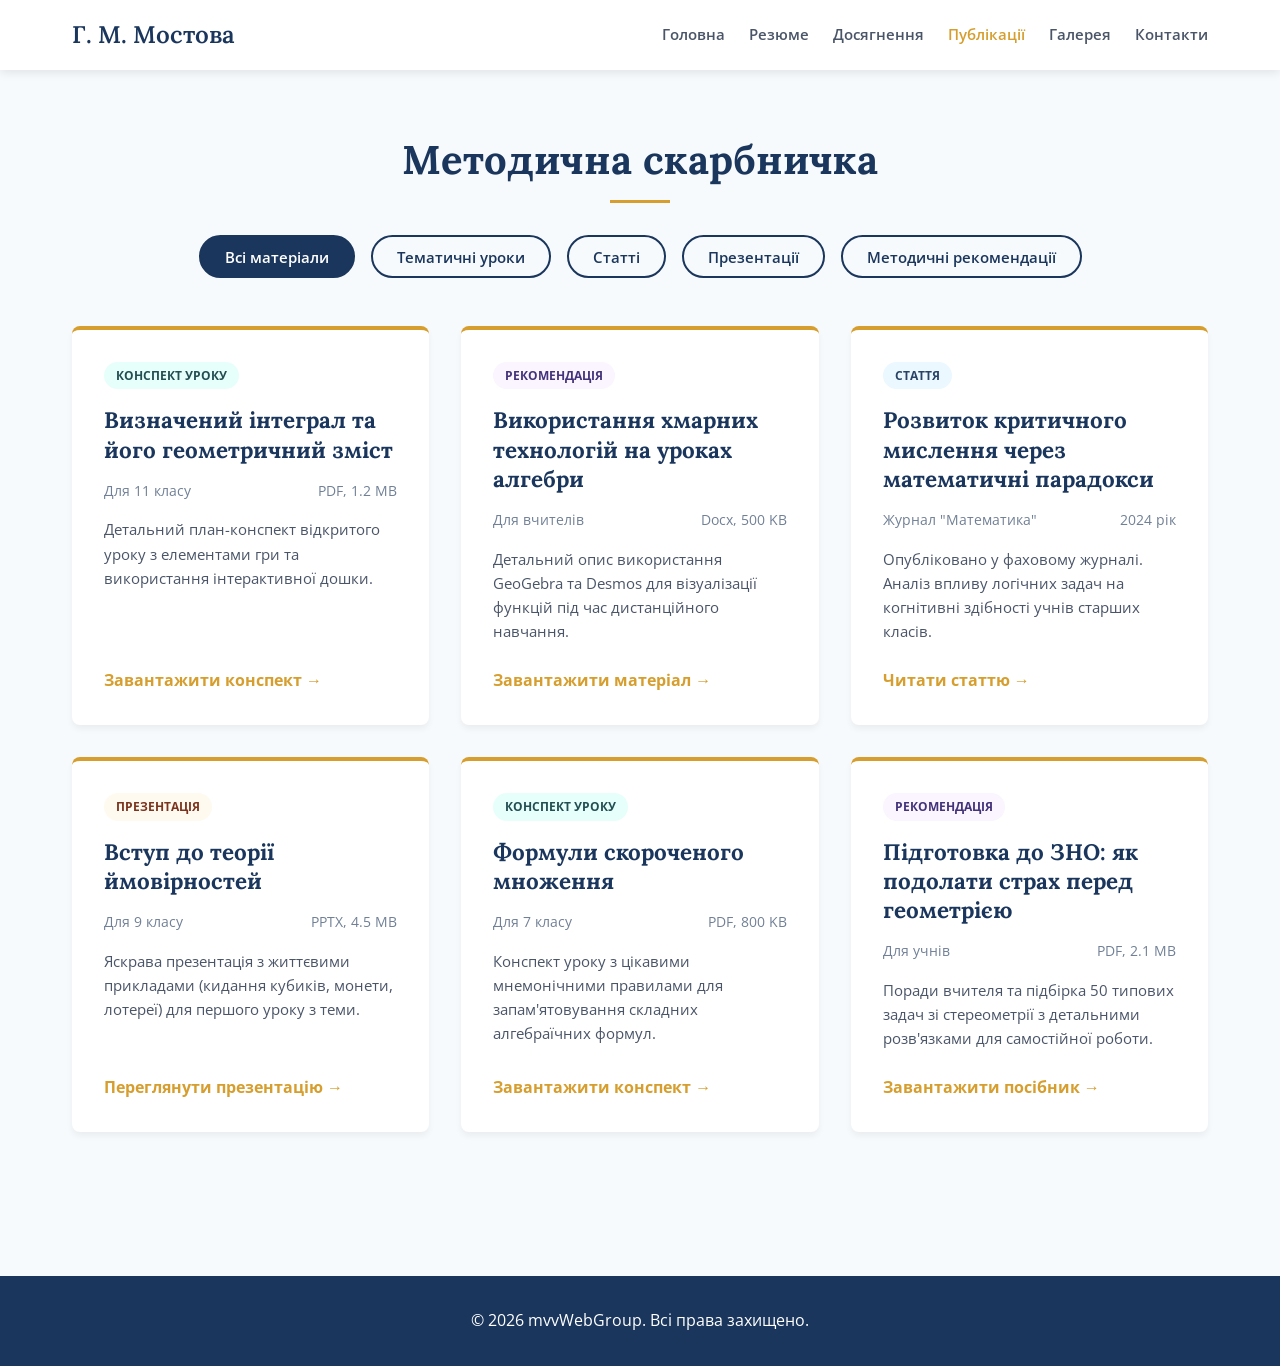
<file: publications.html>
<!DOCTYPE html>
<html lang="uk">
<head>
    <meta charset="UTF-8">
    <meta name="viewport" content="width=device-width, initial-scale=1.0">
    <title>Публікації | Вчитель математики</title>
    <link href="https://fonts.googleapis.com/css2?family=Lora:ital,wght@0,400;0,600;1,400&family=Open+Sans:wght@300;400;600&display=swap" rel="stylesheet">
    <link rel="stylesheet" href="./css/publications.css">


    <!-- <style>
        :root {
            --primaryColor: #1a365d;
            --accentColor: #d69e2e;
            --textDark: #2d3748;
            --textLight: #4a5568;
            --bgLight: #f7fafc;
            --bgWhite: #ffffff;
            --fontHeading: 'Lora', serif;
            --fontBody: 'Open Sans', sans-serif;
            --transitionSpeed: 0.3s;
        }

        * {
            margin: 0;
            padding: 0;
            box-sizing: border-box;
        }

        body {
            font-family: var(--fontBody);
            color: var(--textDark);
            line-height: 1.6;
            background-color: var(--bgLight);
        }

        /* Навігація */
        .siteHeader {
            background-color: var(--bgWhite);
            box-shadow: 0 2px 10px rgba(0,0,0,0.1);
            position: fixed;
            width: 100%;
            top: 0;
            z-index: 1000;
        }

        .navContainer {
            max-width: 1200px;
            margin: 0 auto;
            padding: 1rem 2rem;
            display: flex;
            justify-content: space-between;
            align-items: center;
        }

        .logoText {
            font-family: var(--fontHeading);
            font-size: 1.5rem;
            font-weight: 600;
            color: var(--primaryColor);
            text-decoration: none;
        }

        .navMenu {
            display: flex;
            list-style: none;
            gap: 1.5rem;
        }

        .navItemLink {
            text-decoration: none;
            color: var(--textLight);
            font-weight: 600;
            transition: color var(--transitionSpeed);
            font-size: 0.95rem;
        }

        .navItemLink:hover, .navItemLink.active {
            color: var(--accentColor);
        }

        /* Загальні стилі секцій */
        .pageSection {
            padding: 8rem 2rem 5rem;
            max-width: 1200px;
            margin: 0 auto;
            min-height: 80vh;
        }

        .sectionTitle {
            font-family: var(--fontHeading);
            font-size: 2.5rem;
            color: var(--primaryColor);
            text-align: center;
            margin-bottom: 2rem;
            position: relative;
        }

        .sectionTitle::after {
            content: '';
            display: block;
            width: 60px;
            height: 3px;
            background-color: var(--accentColor);
            margin: 0.5rem auto 0;
        }

        /* Фільтри */
        .filterContainer {
            display: flex;
            justify-content: center;
            gap: 1rem;
            margin-bottom: 3rem;
            flex-wrap: wrap;
        }

        .filterBtn {
            padding: 0.6rem 1.5rem;
            border: 2px solid var(--primaryColor);
            background: transparent;
            color: var(--primaryColor);
            border-radius: 999px;
            cursor: pointer;
            font-family: var(--fontBody);
            font-weight: 600;
            font-size: 0.95rem;
            transition: all var(--transitionSpeed);
        }

        .filterBtn.active, .filterBtn:hover {
            background: var(--primaryColor);
            color: var(--bgWhite);
        }

        /* 4. Публікації (Методична скарбничка) */
        .resourcesGrid {
            display: grid;
            grid-template-columns: repeat(auto-fill, minmax(350px, 1fr));
            gap: 2rem;
        }

        .resourceCard {
            background-color: var(--bgWhite);
            border-radius: 8px;
            padding: 2rem;
            box-shadow: 0 4px 6px rgba(0,0,0,0.05);
            border-top: 4px solid var(--accentColor);
            display: flex;
            flex-direction: column;
            transition: box-shadow var(--transitionSpeed), transform 0.3s;
        }

        .resourceCard:hover {
            box-shadow: 0 10px 15px rgba(0,0,0,0.1);
            transform: translateY(-5px);
        }

        .resourceTag {
            display: inline-block;
            background-color: #ebf4ff;
            color: var(--primaryColor);
            font-size: 0.75rem;
            font-weight: 700;
            padding: 0.25rem 0.75rem;
            border-radius: 999px;
            margin-bottom: 1rem;
            text-transform: uppercase;
            align-self: flex-start;
        }

        /* Кольори тегів для різних категорій */
        .tag-lesson { background-color: #e6fffa; color: #234e52; }
        .tag-article { background-color: #ebf8ff; color: #2a4365; }
        .tag-presentation { background-color: #fffaf0; color: #7b341e; }
        .tag-recommendation { background-color: #faf5ff; color: #44337a; }

        .resourceTitle {
            font-family: var(--fontHeading);
            font-size: 1.4rem;
            color: var(--primaryColor);
            margin-bottom: 1rem;
            line-height: 1.3;
        }

        .resourceDesc {
            color: var(--textLight);
            font-size: 0.95rem;
            margin-bottom: 1.5rem;
            flex-grow: 1;
        }

        .resourceMeta {
            font-size: 0.85rem;
            color: #718096;
            margin-bottom: 1rem;
            display: flex;
            justify-content: space-between;
        }

        .resourceLink {
            color: var(--accentColor);
            text-decoration: none;
            font-weight: 700;
            display: flex;
            align-items: center;
            gap: 0.5rem;
            transition: gap var(--transitionSpeed);
            margin-top: auto;
        }

        .resourceLink:hover {
            gap: 0.8rem;
            text-decoration: underline;
        }

        /* Футер */
        .siteFooter {
            background-color: var(--primaryColor);
            color: var(--bgWhite);
            text-align: center;
            padding: 2rem;
            margin-top: 4rem;
        }

        /* Мобільна адаптація */
        @media (max-width: 768px) {
            .navMenu { display: none; }
            .sectionTitle { font-size: 2rem; }
            .resourcesGrid { grid-template-columns: 1fr; }
            .pageSection { padding: 6rem 1rem 3rem; }
        }
    </style> -->
</head>
<body>

    <!-- Шапка сайту (Навігація) -->
    <header class="siteHeader">
        <div class="navContainer">
            <a href="index.html" class="logoText">Г. М. Мостова</a>
            <nav>
                <!-- Посилання ведуть на відповідні секції головної сторінки (index.html) -->
                <ul class="navMenu">
                    <li><a href="index.html" class="navItemLink">Головна</a></li>
                    <li><a href="index.html#resume" class="navItemLink">Резюме</a></li>
                    <li><a href="index.html#achievements" class="navItemLink">Досягнення</a></li>
                    <li><a href="publications.html" class="navItemLink active">Публікації</a></li>
                    <li><a href="index.html#gallery" class="navItemLink">Галерея</a></li>
                    <li><a href="index.html#contact" class="navItemLink">Контакти</a></li>
                </ul>
            </nav>
        </div>
    </header>

    <main>
        <!-- Секція "Публікації" -->
        <section class="pageSection">
            <h1 class="sectionTitle">Методична скарбничка</h1>
            
            <div class="filterContainer">
                <button class="filterBtn active" data-filter="all">Всі матеріали</button>
                <button class="filterBtn" data-filter="lesson">Тематичні уроки</button>
                <button class="filterBtn" data-filter="article">Статті</button>
                <button class="filterBtn" data-filter="presentation">Презентації</button>
                <button class="filterBtn" data-filter="recommendation">Методичні рекомендації</button>
            </div>

            <div class="resourcesGrid" id="resourcesGrid">
                
                <!-- Картка: Урок -->
                <article class="resourceCard" data-category="lesson">
                    <span class="resourceTag tag-lesson">Конспект уроку</span>
                    <h3 class="resourceTitle">Визначений інтеграл та його геометричний зміст</h3>
                    <div class="resourceMeta"><span>Для 11 класу</span> <span>PDF, 1.2 MB</span></div>
                    <p class="resourceDesc">Детальний план-конспект відкритого уроку з елементами гри та використання інтерактивної дошки.</p>
                    <a href="#" class="resourceLink">Завантажити конспект &rarr;</a>
                </article>

                <!-- Картка: Рекомендація -->
                <article class="resourceCard" data-category="recommendation">
                    <span class="resourceTag tag-recommendation">Рекомендація</span>
                    <h3 class="resourceTitle">Використання хмарних технологій на уроках алгебри</h3>
                    <div class="resourceMeta"><span>Для вчителів</span> <span>Docx, 500 KB</span></div>
                    <p class="resourceDesc">Детальний опис використання GeoGebra та Desmos для візуалізації функцій під час дистанційного навчання.</p>
                    <a href="#" class="resourceLink">Завантажити матеріал &rarr;</a>
                </article>

                <!-- Картка: Стаття -->
                <article class="resourceCard" data-category="article">
                    <span class="resourceTag tag-article">Стаття</span>
                    <h3 class="resourceTitle">Розвиток критичного мислення через математичні парадокси</h3>
                    <div class="resourceMeta"><span>Журнал "Математика"</span> <span>2024 рік</span></div>
                    <p class="resourceDesc">Опубліковано у фаховому журналі. Аналіз впливу логічних задач на когнітивні здібності учнів старших класів.</p>
                    <a href="#" class="resourceLink">Читати статтю &rarr;</a>
                </article>

                <!-- Картка: Презентація -->
                <article class="resourceCard" data-category="presentation">
                    <span class="resourceTag tag-presentation">Презентація</span>
                    <h3 class="resourceTitle">Вступ до теорії ймовірностей</h3>
                    <div class="resourceMeta"><span>Для 9 класу</span> <span>PPTX, 4.5 MB</span></div>
                    <p class="resourceDesc">Яскрава презентація з життєвими прикладами (кидання кубиків, монети, лотереї) для першого уроку з теми.</p>
                    <a href="#" class="resourceLink">Переглянути презентацію &rarr;</a>
                </article>

                <!-- Картка: Урок -->
                <article class="resourceCard" data-category="lesson">
                    <span class="resourceTag tag-lesson">Конспект уроку</span>
                    <h3 class="resourceTitle">Формули скороченого множення</h3>
                    <div class="resourceMeta"><span>Для 7 класу</span> <span>PDF, 800 KB</span></div>
                    <p class="resourceDesc">Конспект уроку з цікавими мнемонічними правилами для запам'ятовування складних алгебраїчних формул.</p>
                    <a href="#" class="resourceLink">Завантажити конспект &rarr;</a>
                </article>

                <!-- Картка: Рекомендація -->
                <article class="resourceCard" data-category="recommendation">
                    <span class="resourceTag tag-recommendation">Рекомендація</span>
                    <h3 class="resourceTitle">Підготовка до ЗНО: як подолати страх перед геометрією</h3>
                    <div class="resourceMeta"><span>Для учнів</span> <span>PDF, 2.1 MB</span></div>
                    <p class="resourceDesc">Поради вчителя та підбірка 50 типових задач зі стереометрії з детальними розв'язками для самостійної роботи.</p>
                    <a href="#" class="resourceLink">Завантажити посібник &rarr;</a>
                </article>

            </div>
        </section>
    </main>

    <footer class="siteFooter">
        <p>&copy; 2026 mvvWebGroup. Всі права захищено.</p>
    </footer>
<script src="./js/publication.js"></script>
    <!-- Скрипт для фільтрації карток
    <script>
        document.addEventListener('DOMContentLoaded', () => {
            const filterBtns = document.querySelectorAll('.filterBtn');
            const resourceCards = document.querySelectorAll('.resourceCard');

            filterBtns.forEach(btn => {
                btn.addEventListener('click', () => {
                    // Знімаємо клас active з усіх кнопок
                    filterBtns.forEach(b => b.classList.remove('active'));
                    // Додаємо клас active на натиснуту кнопку
                    btn.classList.add('active');

                    // Отримуємо значення фільтра (наприклад "lesson", "article", або "all")
                    const filterValue = btn.getAttribute('data-filter');

                    // Показуємо або приховуємо картки залежно від категорії
                    resourceCards.forEach(card => {
                        if (filterValue === 'all') {
                            card.style.display = 'flex';
                        } else {
                            if (card.getAttribute('data-category') === filterValue) {
                                card.style.display = 'flex';
                            } else {
                                card.style.display = 'none';
                            }
                        }
                    });
                });
            });
        });
    </script> -->
</body>
</html>
</file>
<file: css/publications.css>
:root {
            --primaryColor: #1a365d;
            --accentColor: #d69e2e;
            --textDark: #2d3748;
            --textLight: #4a5568;
            --bgLight: #f7fafc;
            --bgWhite: #ffffff;
            --fontHeading: 'Lora', serif;
            --fontBody: 'Open Sans', sans-serif;
            --transitionSpeed: 0.3s;
        }

        * {
            margin: 0;
            padding: 0;
            box-sizing: border-box;
        }

        body {
            font-family: var(--fontBody);
            color: var(--textDark);
            line-height: 1.6;
            background-color: var(--bgLight);
        }

        /* Навігація */
        .siteHeader {
            background-color: var(--bgWhite);
            box-shadow: 0 2px 10px rgba(0,0,0,0.1);
            position: fixed;
            width: 100%;
            top: 0;
            z-index: 1000;
        }

        .navContainer {
            max-width: 1200px;
            margin: 0 auto;
            padding: 1rem 2rem;
            display: flex;
            justify-content: space-between;
            align-items: center;
        }

        .logoText {
            font-family: var(--fontHeading);
            font-size: 1.5rem;
            font-weight: 600;
            color: var(--primaryColor);
            text-decoration: none;
        }

        .navMenu {
            display: flex;
            list-style: none;
            gap: 1.5rem;
        }

        .navItemLink {
            text-decoration: none;
            color: var(--textLight);
            font-weight: 600;
            transition: color var(--transitionSpeed);
            font-size: 0.95rem;
        }

        .navItemLink:hover, .navItemLink.active {
            color: var(--accentColor);
        }

        /* Загальні стилі секцій */
        .pageSection {
            padding: 8rem 2rem 5rem;
            max-width: 1200px;
            margin: 0 auto;
            min-height: 80vh;
        }

        .sectionTitle {
            font-family: var(--fontHeading);
            font-size: 2.5rem;
            color: var(--primaryColor);
            text-align: center;
            margin-bottom: 2rem;
            position: relative;
        }

        .sectionTitle::after {
            content: '';
            display: block;
            width: 60px;
            height: 3px;
            background-color: var(--accentColor);
            margin: 0.5rem auto 0;
        }

        /* Фільтри */
        .filterContainer {
            display: flex;
            justify-content: center;
            gap: 1rem;
            margin-bottom: 3rem;
            flex-wrap: wrap;
        }

        .filterBtn {
            padding: 0.6rem 1.5rem;
            border: 2px solid var(--primaryColor);
            background: transparent;
            color: var(--primaryColor);
            border-radius: 999px;
            cursor: pointer;
            font-family: var(--fontBody);
            font-weight: 600;
            font-size: 0.95rem;
            transition: all var(--transitionSpeed);
        }

        .filterBtn.active, .filterBtn:hover {
            background: var(--primaryColor);
            color: var(--bgWhite);
        }

        /* 4. Публікації (Методична скарбничка) */
        .resourcesGrid {
            display: grid;
            grid-template-columns: repeat(auto-fill, minmax(350px, 1fr));
            gap: 2rem;
        }

        .resourceCard {
            background-color: var(--bgWhite);
            border-radius: 8px;
            padding: 2rem;
            box-shadow: 0 4px 6px rgba(0,0,0,0.05);
            border-top: 4px solid var(--accentColor);
            display: flex;
            flex-direction: column;
            transition: box-shadow var(--transitionSpeed), transform 0.3s;
        }

        .resourceCard:hover {
            box-shadow: 0 10px 15px rgba(0,0,0,0.1);
            transform: translateY(-5px);
        }

        .resourceTag {
            display: inline-block;
            background-color: #ebf4ff;
            color: var(--primaryColor);
            font-size: 0.75rem;
            font-weight: 700;
            padding: 0.25rem 0.75rem;
            border-radius: 999px;
            margin-bottom: 1rem;
            text-transform: uppercase;
            align-self: flex-start;
        }

        /* Кольори тегів для різних категорій */
        .tag-lesson { background-color: #e6fffa; color: #234e52; }
        .tag-article { background-color: #ebf8ff; color: #2a4365; }
        .tag-presentation { background-color: #fffaf0; color: #7b341e; }
        .tag-recommendation { background-color: #faf5ff; color: #44337a; }

        .resourceTitle {
            font-family: var(--fontHeading);
            font-size: 1.4rem;
            color: var(--primaryColor);
            margin-bottom: 1rem;
            line-height: 1.3;
        }

        .resourceDesc {
            color: var(--textLight);
            font-size: 0.95rem;
            margin-bottom: 1.5rem;
            flex-grow: 1;
        }

        .resourceMeta {
            font-size: 0.85rem;
            color: #718096;
            margin-bottom: 1rem;
            display: flex;
            justify-content: space-between;
        }

        .resourceLink {
            color: var(--accentColor);
            text-decoration: none;
            font-weight: 700;
            display: flex;
            align-items: center;
            gap: 0.5rem;
            transition: gap var(--transitionSpeed);
            margin-top: auto;
        }

        .resourceLink:hover {
            gap: 0.8rem;
            text-decoration: underline;
        }

        /* Футер */
        .siteFooter {
            background-color: var(--primaryColor);
            color: var(--bgWhite);
            text-align: center;
            padding: 2rem;
            margin-top: 4rem;
        }

        /* Мобільна адаптація */
        @media (max-width: 768px) {
            .navMenu { display: none; }
            .sectionTitle { font-size: 2rem; }
            .resourcesGrid { grid-template-columns: 1fr; }
            .pageSection { padding: 6rem 1rem 3rem; }
        }
</file>
